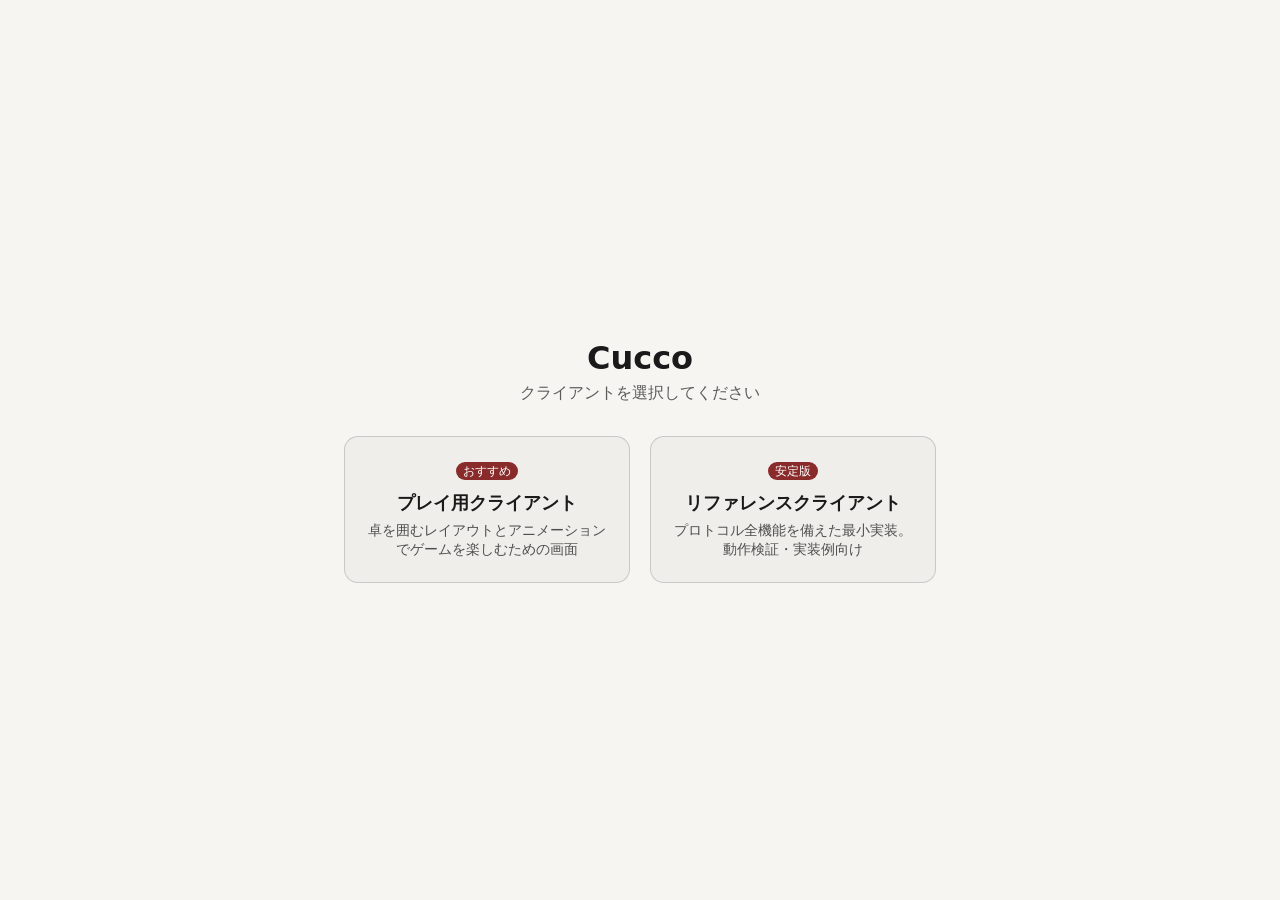
<file: clients/index.html>
<!doctype html>
<html lang="ja">
<head>
  <meta charset="utf-8">
  <meta name="viewport" content="width=device-width, initial-scale=1">
  <title>Cucco クライアント選択</title>
  <style>
    :root {
      color-scheme: light dark;
      font-family: system-ui, "Hiragino Kaku Gothic ProN", "Noto Sans JP", sans-serif;
    }
    body { margin: 0; display: grid; place-items: center; min-height: 100vh; background: #f6f5f2; color: #1a1a1a; }
    @media (prefers-color-scheme: dark) { body { background: #17171a; color: #eee; } }
    main { text-align: center; padding: 2rem; }
    h1 { margin-bottom: 0.2em; }
    p.sub { opacity: 0.7; margin-top: 0; }
    .cards { display: flex; gap: 1.2rem; justify-content: center; flex-wrap: wrap; margin-top: 2rem; }
    a.client {
      display: block; width: 240px; padding: 1.4rem; border-radius: 14px; text-decoration: none;
      color: inherit; border: 1px solid rgba(128,128,128,0.35); transition: transform 0.15s, box-shadow 0.15s;
      background: rgba(128,128,128,0.06);
    }
    a.client:hover { transform: translateY(-3px); box-shadow: 0 6px 18px rgba(0,0,0,0.15); }
    a.client h2 { margin: 0 0 0.4rem; font-size: 1.15rem; }
    a.client p { margin: 0; font-size: 0.9rem; opacity: 0.75; }
    .badge { display: inline-block; font-size: 0.72rem; padding: 0.15em 0.6em; border-radius: 999px; background: #8a2b2b; color: #fff; margin-bottom: 0.6rem; }
  </style>
</head>
<body>
  <main>
    <h1>Cucco</h1>
    <p class="sub">クライアントを選択してください</p>
    <div class="cards">
      <a class="client" id="play-link" href="play/">
        <span class="badge">おすすめ</span>
        <h2>プレイ用クライアント</h2>
        <p>卓を囲むレイアウトとアニメーションでゲームを楽しむための画面</p>
      </a>
      <a class="client" id="web-link" href="web/">
        <span class="badge">安定版</span>
        <h2>リファレンスクライアント</h2>
        <p>プロトコル全機能を備えた最小実装。動作検証・実装例向け</p>
      </a>
    </div>
  </main>
  <script>
    // Keep the shared link's ?ws=... (tunnel host) working: forward the query
    // string to whichever client is chosen.
    const qs = location.search;
    if (qs) {
      for (const a of document.querySelectorAll("a.client")) a.href += qs;
    }
  </script>
</body>
</html>
</file>
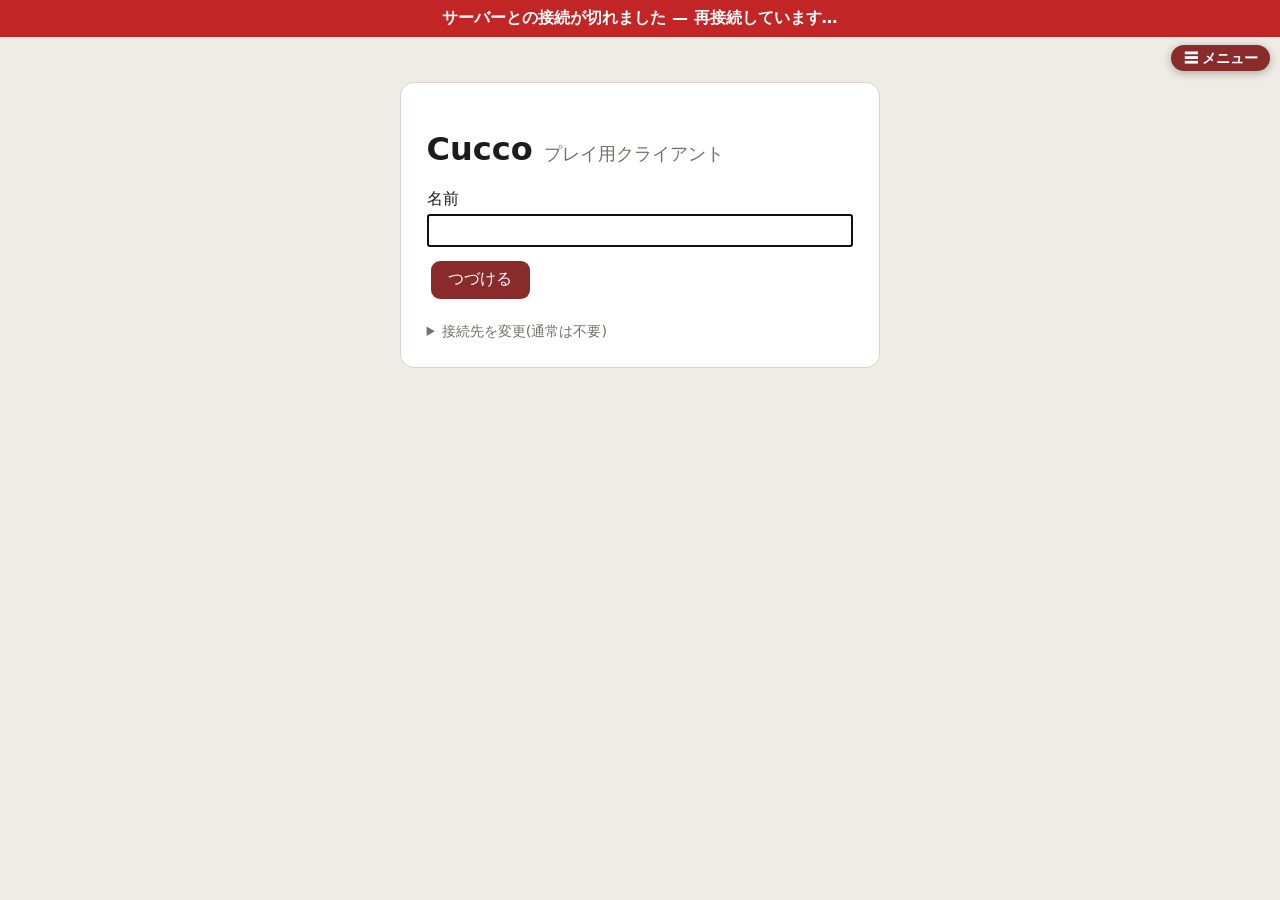
<file: clients/play/index.html>
<!doctype html>
<html lang="ja">
<head>
  <meta charset="utf-8">
  <meta name="viewport" content="width=device-width, initial-scale=1">
  <title>Cucco</title>
  <link rel="stylesheet" href="style.css">
</head>
<body>
  <div id="screen"></div>
  <div id="toast"></div>
  <script type="module" src="src/main.js"></script>
</body>
</html>
</file>
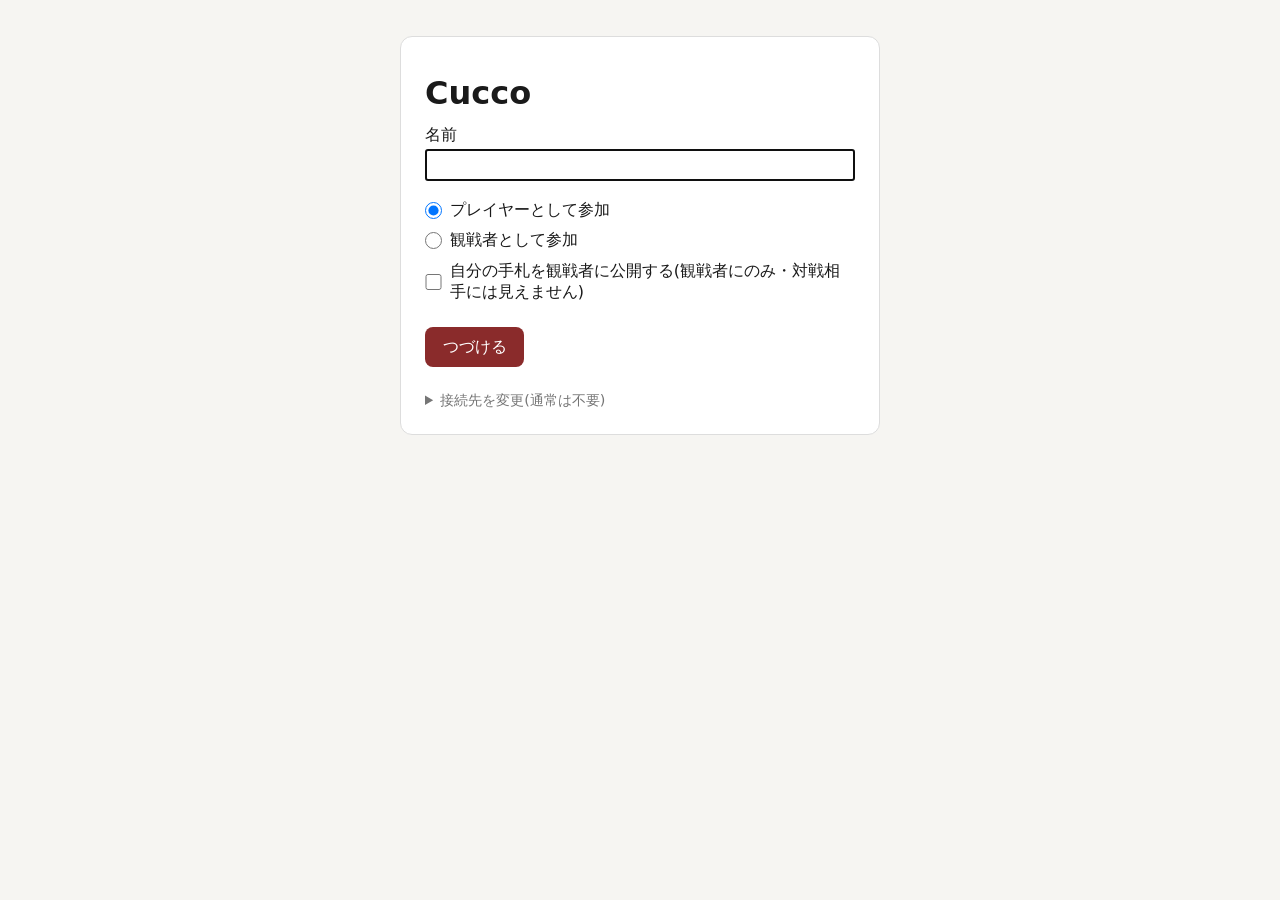
<file: clients/web/index.html>
<!doctype html>
<html lang="ja">
<head>
  <meta charset="utf-8">
  <meta name="viewport" content="width=device-width, initial-scale=1">
  <title>Cucco</title>
  <link rel="stylesheet" href="style.css">
</head>
<body>
  <div id="app"></div>
  <div id="toast"></div>
  <script type="module" src="src/main.js"></script>
</body>
</html>
</file>
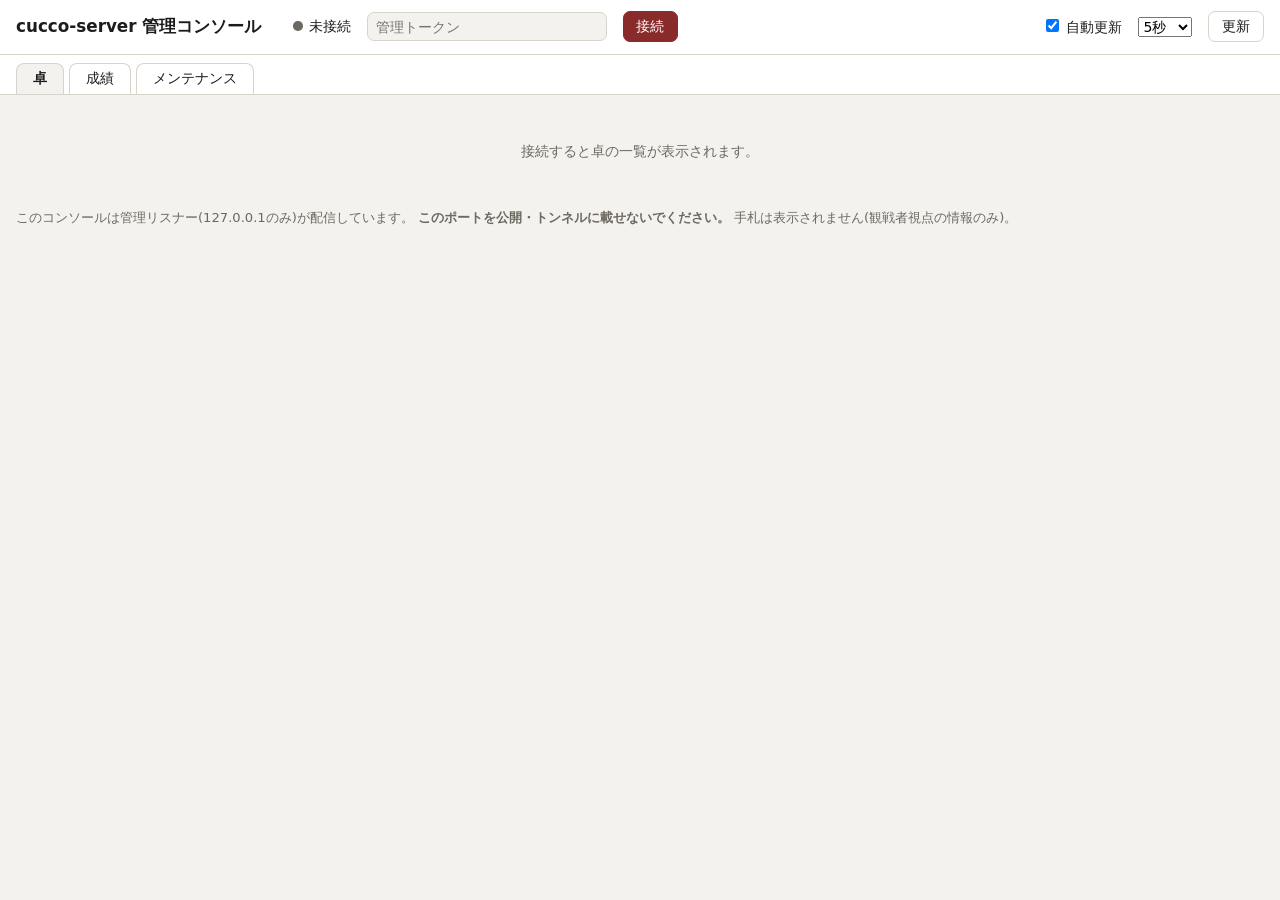
<file: src/cucco/server/admin_console.html>
<!doctype html>
<html lang="ja">
<head>
<meta charset="utf-8">
<meta name="viewport" content="width=device-width, initial-scale=1">
<title>cucco-server 管理コンソール</title>
<style>
  :root {
    color-scheme: light dark;
    --fg: #1c1c1e; --bg: #f4f2ee; --panel: #fff; --border: #d8d4cc;
    --muted: #6d6960; --accent: #8a2b2b; --ok: #1d7a41; --warn: #a86400; --danger: #b3261e;
    font-family: system-ui, "Hiragino Kaku Gothic ProN", "Noto Sans JP", sans-serif;
  }
  @media (prefers-color-scheme: dark) {
    :root { --fg: #ececec; --bg: #17171a; --panel: #232327; --border: #3b3b40;
            --muted: #9a958c; --accent: #c9534f; --ok: #4ec27c; --warn: #d9a13a; --danger: #e5645a; }
  }
  * { box-sizing: border-box; }
  body { margin: 0; background: var(--bg); color: var(--fg); font-size: 14px; }
  header {
    display: flex; flex-wrap: wrap; gap: .6rem 1rem; align-items: center;
    padding: .7rem 1rem; border-bottom: 1px solid var(--border); background: var(--panel);
    position: sticky; top: 0; z-index: 5;
  }
  h1 { font-size: 1.05rem; margin: 0 1rem 0 0; }
  .grow { flex: 1; }
  input, button, select { font: inherit; }
  input[type=password], input[type=text] {
    padding: .35rem .5rem; border: 1px solid var(--border); border-radius: 7px;
    background: var(--bg); color: var(--fg); min-width: 15rem;
  }
  button {
    padding: .35rem .8rem; border: 1px solid var(--border); border-radius: 7px;
    background: var(--panel); color: var(--fg); cursor: pointer;
  }
  button.primary { background: var(--accent); border-color: var(--accent); color: #fff; }
  button.danger { color: var(--danger); border-color: var(--danger); }
  button:disabled { opacity: .5; cursor: default; }
  .dot { width: .6rem; height: .6rem; border-radius: 50%; display: inline-block; margin-right: .35rem; background: var(--muted); }
  .dot.on { background: var(--ok); }
  .dot.off { background: var(--danger); }
  main { padding: 1rem; }
  .msg { padding: .6rem .8rem; border-radius: 8px; margin-bottom: .8rem; border: 1px solid var(--border); background: var(--panel); }
  .msg.error { border-color: var(--danger); color: var(--danger); }
  table { width: 100%; border-collapse: collapse; background: var(--panel); border: 1px solid var(--border); border-radius: 8px; overflow: hidden; }
  th, td { padding: .45rem .6rem; text-align: left; border-bottom: 1px solid var(--border); white-space: nowrap; }
  th { font-size: .82rem; color: var(--muted); font-weight: 600; }
  tr:last-child td { border-bottom: none; }
  td.num { text-align: right; font-variant-numeric: tabular-nums; }
  .room { font-weight: 700; letter-spacing: .06em; }
  .tag { display: inline-block; padding: .05rem .45rem; border-radius: 999px; font-size: .78rem; border: 1px solid var(--border); }
  .tag.live { color: var(--ok); border-color: var(--ok); }
  .tag.idle { color: var(--muted); }
  .tag.eval { color: var(--warn); border-color: var(--warn); }
  .tag.done { color: var(--danger); border-color: var(--danger); }
  .warn { color: var(--warn); }
  .danger { color: var(--danger); }
  .muted { color: var(--muted); }
  .empty { padding: 2rem; text-align: center; color: var(--muted); }
  details.detail { margin-top: 1rem; background: var(--panel); border: 1px solid var(--border); border-radius: 8px; padding: .6rem .8rem; }
  pre { overflow-x: auto; font-size: .8rem; line-height: 1.45; }
  .row-actions { display: flex; gap: .35rem; }
  footer { padding: 0 1rem 2rem; color: var(--muted); font-size: .82rem; }
  nav.tabs { display: flex; gap: .3rem; padding: .5rem 1rem 0; border-bottom: 1px solid var(--border); background: var(--panel); }
  nav.tabs button {
    border: 1px solid var(--border); border-bottom: none; border-radius: 8px 8px 0 0;
    background: transparent; padding: .4rem 1rem;
  }
  nav.tabs button[aria-selected="true"] { background: var(--bg); font-weight: 700; }
  section.panel { margin-bottom: 1.5rem; }
  section.panel h2 { font-size: .95rem; margin: 0 0 .4rem; }
  .cards { display: flex; flex-wrap: wrap; gap: .8rem; margin-bottom: 1rem; }
  .card {
    background: var(--panel); border: 1px solid var(--border); border-radius: 8px;
    padding: .6rem .9rem; min-width: 9rem;
  }
  .card .k { color: var(--muted); font-size: .78rem; }
  .card .v { font-size: 1.15rem; font-weight: 700; font-variant-numeric: tabular-nums; }
  .danger-zone { border: 1px solid var(--danger); border-radius: 8px; padding: .8rem 1rem; background: var(--panel); }
  .danger-zone h2 { color: var(--danger); }
  .form-row { display: flex; flex-wrap: wrap; gap: .5rem; align-items: center; margin: .5rem 0; }
  input[type=number] { width: 6rem; padding: .3rem .4rem; border: 1px solid var(--border); border-radius: 6px; background: var(--bg); color: var(--fg); }
  .hint { color: var(--muted); font-size: .82rem; }
</style>
</head>
<body>
<header>
  <h1>cucco-server 管理コンソール</h1>
  <span><span id="dot" class="dot"></span><span id="conn">未接続</span></span>
  <input id="token" type="password" placeholder="管理トークン" autocomplete="off">
  <button id="connect" class="primary">接続</button>
  <span class="grow"></span>
  <label><input id="auto" type="checkbox" checked> 自動更新</label>
  <select id="interval">
    <option value="2000">2秒</option>
    <option value="5000" selected>5秒</option>
    <option value="15000">15秒</option>
  </select>
  <button id="refresh">更新</button>
</header>

<nav class="tabs">
  <button data-tab="tables" aria-selected="true">卓</button>
  <button data-tab="stats" aria-selected="false">成績</button>
  <button data-tab="maint" aria-selected="false">メンテナンス</button>
</nav>

<main>
  <div id="msg" class="msg" hidden></div>

  <div id="tab-tables">
    <div id="tables"><div class="empty">接続すると卓の一覧が表示されます。</div></div>
    <details class="detail" id="detailBox" hidden>
      <summary>卓の詳細 <span id="detailRoom" class="muted"></span></summary>
      <pre id="detail"></pre>
    </details>
  </div>

  <div id="tab-stats" hidden>
    <div class="form-row">
      <label>集計期間 <select id="periodSel"><option value="current">開催中</option></select></label>
      <button id="statsLoad" class="primary">成績を読み込む</button>
      <span class="hint">表示名には実名が含まれることがあります。画面の共有・保存に注意してください。</span>
    </div>
    <section class="panel"><h2>プレイヤー別の成績 <span id="periodLabel" class="muted"></span></h2><div id="byName"><div class="empty">未読み込み</div></div></section>
    <section class="panel"><h2>内蔵AI方策別の成績</h2><div id="byPolicy"><div class="empty">未読み込み</div></div></section>
    <section class="panel"><h2>直近のゲーム</h2><div id="recent"><div class="empty">未読み込み</div></div></section>
    <section class="panel"><h2>評価モードの実行</h2><div id="evals"><div class="empty">未読み込み</div></div></section>

    <section class="panel" style="margin-top:1.2rem">
      <h2>集計期間の管理</h2>
      <p class="hint">
        「〆る」と開催中の期間が締め切られ、次の期間が始まります。成績表は新しい期間の分だけを数えなおしますが、
        <strong>締めた期間の記録は削除されません</strong> — 上のプルダウンでいつでも見返せます。
      </p>
      <div id="periodList"><div class="empty">未読み込み</div></div>
      <div class="form-row" style="margin-top:.6rem">
        <label>次の期間名 <input type="text" id="nextPeriodName" placeholder="空欄なら「第N期」" maxlength="60" size="24"></label>
        <button class="danger" id="closePeriod">開催中の集計を〆る</button>
      </div>
    </section>
  </div>

  <div id="tab-maint" hidden>
    <div class="form-row"><button id="storageLoad" class="primary">保存状況を読み込む</button></div>
    <div class="cards" id="storage"></div>
    <div class="hint" id="storagePaths"></div>

    <section class="panel danger-zone" style="margin-top:1.2rem">
      <h2>データの削除(取り消せません)</h2>
      <p class="hint">
        削除は元に戻せません。実行前に <code>data/</code> のバックアップを取ってください。
        行動ログは対局のリプレイ用データで、成績DBとは別に増え続けます。
        <strong>期間を区切りたいだけなら「成績」タブの「〆る」を使ってください</strong> — こちらは記録そのものを消します
        (成績の全件削除は集計期間の履歴も消し、新しい第1期から始めなおします)。
      </p>
      <div class="form-row">
        <label><input type="number" id="resultsDays" min="1" value="90"> 日より古い成績を削除</label>
        <button class="danger" id="purgeResultsOld">実行</button>
        <button class="danger" id="purgeResultsAll">成績を全件削除</button>
      </div>
      <div class="form-row">
        <label><input type="number" id="logsDays" min="1" value="30"> 日より古い行動ログを削除</label>
        <button class="danger" id="purgeLogsOld">実行</button>
        <button class="danger" id="purgeLogsAll">行動ログを全件削除</button>
      </div>
    </section>
  </div>
</main>

<footer>
  このコンソールは管理リスナー(127.0.0.1のみ)が配信しています。
  <strong>このポートを公開・トンネルに載せないでください。</strong>
  手札は表示されません(観戦者視点の情報のみ)。
</footer>

<script>
"use strict";
const $ = (id) => document.getElementById(id);
let ws = null, pending = [], timer = null, lastTables = [];

function setConn(state, text) {
  $("dot").className = "dot " + state;
  $("conn").textContent = text;
}
// Action results are "sticky": the periodic refresh must not wipe them, or an
// operator who clicks 中止/削除 can miss the outcome before the next poll.
let stickyMsg = false;
function showMsg(text, isError, sticky) {
  const el = $("msg");
  el.hidden = !text;
  el.textContent = text || "";
  el.className = "msg" + (isError ? " error" : "");
  stickyMsg = Boolean(sticky && text);
}

// One reply per request, delivered in order by the server.
function send(req) {
  return new Promise((resolve, reject) => {
    if (!ws || ws.readyState !== WebSocket.OPEN) return reject(new Error("未接続です"));
    pending.push({ resolve, reject });
    ws.send(JSON.stringify(Object.assign({ token: $("token").value }, req)));
  });
}

function connect() {
  const token = $("token").value.trim();
  if (!token) return showMsg("管理トークンを入力してください(サーバー起動ログ、または --admin-token の値)。", true);
  sessionStorage.setItem("cucco_admin_token", token);
  if (ws) { try { ws.close(); } catch (e) {} }
  setConn("", "接続中…");
  ws = new WebSocket((location.protocol === "https:" ? "wss://" : "ws://") + location.host + "/");
  ws.onopen = () => { setConn("on", "接続済み"); showMsg(""); refresh(); };
  ws.onclose = () => { setConn("off", "切断"); pending.splice(0).forEach((p) => p.reject(new Error("切断されました"))); };
  ws.onerror = () => setConn("off", "接続エラー");
  ws.onmessage = (ev) => {
    const p = pending.shift();
    if (!p) return;
    try { p.resolve(JSON.parse(ev.data)); } catch (e) { p.reject(e); }
  };
}

function fmtAge(sec) {
  if (sec == null) return "—";
  if (sec < 60) return Math.round(sec) + "秒";
  if (sec < 3600) return Math.floor(sec / 60) + "分";
  return Math.floor(sec / 3600) + "時間";
}
function fmtTime(epoch) {
  if (!epoch) return "—";
  const d = new Date(epoch * 1000);
  return String(d.getMonth() + 1).padStart(2, "0") + "/" + String(d.getDate()).padStart(2, "0") + " " +
         String(d.getHours()).padStart(2, "0") + ":" + String(d.getMinutes()).padStart(2, "0");
}
function stateTag(t) {
  if (t.finished) return '<span class="tag done">終了</span>';
  if (t.game_active) return '<span class="tag live">対局中</span>';
  if (t.evaluation_started) return '<span class="tag eval">評価中</span>';
  return '<span class="tag idle">待機</span>';
}
const esc = (s) => String(s).replace(/[&<>"']/g, (c) => ({ "&": "&amp;", "<": "&lt;", ">": "&gt;", '"': "&quot;", "'": "&#39;" }[c]));

// GC removes a table after 10 min with nobody real connected; flag the ones
// heading that way so the operator can tell "about to be swept" from "stuck".
// real_absent_sec is only stamped by the GC sweep, so an empty table reads as
// null until the next sweep -- real_connected is the live truth.
function absentCell(t) {
  if (t.real_connected) return '<span class="muted">在席</span>';
  if (t.real_absent_sec == null) return '<span class="warn">無人(計測中)</span>';
  const cls = t.real_absent_sec >= 300 ? "danger" : "warn";
  return '<span class="' + cls + '">無人 ' + fmtAge(t.real_absent_sec) + "</span>";
}

function renderTables(tables) {
  lastTables = tables;
  if (!tables.length) {
    $("tables").innerHTML = '<div class="empty">卓はありません。</div>';
    return;
  }
  const rows = tables
    .slice()
    .sort((a, b) => (b.real_absent_sec ?? -1) - (a.real_absent_sec ?? -1))
    .map((t) => `<tr>
      <td class="room">${esc(t.room_id)}</td>
      <td>${stateTag(t)}</td>
      <td>${esc(t.mode)}</td>
      <td class="num">${t.players}<span class="muted"> (AI ${t.bots})</span></td>
      <td class="num">${t.humans_connected}</td>
      <td class="num">${t.spectators}</td>
      <td class="num">${t.pot_number}</td>
      <td class="num">${fmtAge(t.idle_sec)}</td>
      <td class="num">${absentCell(t)}</td>
      <td class="muted">${fmtTime(t.created_at)}</td>
      <td><div class="row-actions">
        <button data-act="status" data-room="${esc(t.room_id)}">詳細</button>
        <button class="danger" data-act="abort" data-room="${esc(t.room_id)}">中止</button>
        <button class="danger" data-act="remove" data-room="${esc(t.room_id)}">削除</button>
      </div></td>
    </tr>`).join("");
  $("tables").innerHTML = `<table>
    <thead><tr>
      <th>卓</th><th>状態</th><th>モード</th><th>参加</th><th>接続人間</th><th>観戦</th>
      <th>ポット</th><th>無操作</th><th>無人</th><th>作成</th><th></th>
    </tr></thead><tbody>${rows}</tbody></table>`;
}

async function refresh() {
  try {
    const reply = await send({ action: "list_tables" });
    if (!reply.ok) return showMsg("エラー: " + reply.error, true);
    if (!stickyMsg) showMsg(""); // keep the last action's result visible
    renderTables(reply.tables);
  } catch (e) {
    showMsg(e.message, true);
  }
}

async function act(action, room) {
  const labels = { abort: "中止(進行中のゲームを強制終了)", remove: "削除" };
  if (action !== "status" && !confirm(`卓 ${room} を${labels[action]}します。よろしいですか?`)) return;
  showMsg(""); // drop the previous action's sticky result
  try {
    const reply = await send({ action: action === "status" ? "table_status" : action + "_table", room_id: room });
    if (!reply.ok) return showMsg("エラー: " + reply.error, true, true);
    if (action === "status") {
      $("detailBox").hidden = false;
      $("detailBox").open = true;
      $("detailRoom").textContent = room;
      $("detail").textContent = JSON.stringify(reply, null, 2);
    } else {
      showMsg(`卓 ${room} を${action === "abort" ? "中止" : "削除"}しました。`, false, true);
      if ($("detailRoom").textContent === room) $("detailBox").hidden = true;
    }
    refresh();
  } catch (e) {
    showMsg(e.message, true);
  }
}

$("tables").addEventListener("click", (e) => {
  const btn = e.target.closest("button[data-act]");
  if (btn) act(btn.dataset.act, btn.dataset.room);
});
$("connect").addEventListener("click", connect);
$("token").addEventListener("keydown", (e) => { if (e.key === "Enter") connect(); });
$("refresh").addEventListener("click", refresh);

// -- tabs ----------------------------------------------------------------------
let activeTab = "tables";
document.querySelector("nav.tabs").addEventListener("click", (e) => {
  const btn = e.target.closest("button[data-tab]");
  if (!btn) return;
  activeTab = btn.dataset.tab;
  document.querySelectorAll("nav.tabs button").forEach((b) => b.setAttribute("aria-selected", String(b === btn)));
  ["tables", "stats", "maint"].forEach((t) => { $("tab-" + t).hidden = t !== activeTab; });
  reschedule(); // polling only makes sense on the live table list
});

// -- stats ---------------------------------------------------------------------
function careerTable(rows) {
  if (!rows.length) return '<div class="empty">記録がありません。</div>';
  return `<table><thead><tr>
      <th>名前</th><th>種別</th><th>対局</th><th>勝利</th><th>勝率</th><th>平均順位</th><th>平均チップ</th><th>最終対局</th>
    </tr></thead><tbody>` +
    rows.map((r) => `<tr>
      <td>${esc(r.name)}</td>
      <td class="muted">${esc(r.ai_policy || r.player_type)}</td>
      <td class="num">${r.games}</td><td class="num">${r.wins}</td>
      <td class="num">${r.win_rate.toFixed(3)}</td>
      <td class="num">${r.avg_rank.toFixed(2)}</td>
      <td class="num">${r.avg_chips.toFixed(1)}</td>
      <td class="muted">${esc((r.last_played || "").slice(0, 16).replace("T", " "))}</td>
    </tr>`).join("") + "</tbody></table>";
}

function recentTable(games) {
  if (!games.length) return '<div class="empty">記録がありません。</div>';
  return `<table><thead><tr><th>終了</th><th>卓</th><th>モード</th><th>結果</th></tr></thead><tbody>` +
    games.map((g) => {
      const standings = g.standings
        .map((s) => `${s.final_rank}. ${esc(s.name)}${s.ai_policy ? ' <span class="muted">(' + esc(s.ai_policy) + ")</span>" : ""} ${s.final_chips}枚`)
        .join(" / ");
      return `<tr>
        <td class="muted">${esc((g.game.ended_at || "").slice(0, 16).replace("T", " "))}</td>
        <td class="room">${esc(g.game.table_id)}</td>
        <td class="muted">${esc(g.game.mode)}</td>
        <td style="white-space:normal">${standings}</td>
      </tr>`;
    }).join("") + "</tbody></table>";
}

function evalTable(runs) {
  if (!runs.length) return '<div class="empty">記録がありません。</div>';
  return `<table><thead><tr><th>記録</th><th>卓</th><th>ゲーム数</th><th>プレイヤー(勝率/平均順位)</th></tr></thead><tbody>` +
    runs.map((r) => {
      const players = Object.entries(r.summary.players || {})
        .map(([pid, st]) => `${esc(pid.slice(0, 8))}: ${st.win_rate.toFixed(2)}/${st.avg_rank.toFixed(2)}`)
        .join(" / ");
      return `<tr>
        <td class="muted">${esc((r.recorded_at || "").slice(0, 16).replace("T", " "))}</td>
        <td class="room">${esc(r.table_id)}</td>
        <td class="num">${r.games_played}/${r.game_count}</td>
        <td style="white-space:normal" class="muted">${players}</td>
      </tr>`;
    }).join("") + "</tbody></table>";
}

// -- 集計期間 -------------------------------------------------------------------
// The picker keeps its selection across reloads so that 〆ing, or just
// refreshing, doesn't silently swap which period is on screen.
const spanOf = (p) => `${(p.started_at || "").slice(0, 10)} 〜 ${p.closed_at ? p.closed_at.slice(0, 10) : "開催中"}`;

function fillPeriodSelect(periods) {
  const sel = $("periodSel");
  const keep = sel.value;
  const open = periods.find((p) => !p.closed_at);
  sel.innerHTML =
    `<option value="current">開催中${open ? "(" + esc(open.name) + ")" : ""}</option>` +
    `<option value="all">全期間の通算</option>` +
    periods.filter((p) => p.closed_at)
      .map((p) => `<option value="${p.id}">${esc(p.name)} — ${esc(spanOf(p))} (${p.games}戦)</option>`)
      .join("");
  if ([...sel.options].some((o) => o.value === keep)) sel.value = keep;
}

function periodTable(periods) {
  if (!periods.length) return '<div class="empty">集計期間がありません。</div>';
  return `<table><thead><tr><th>期間</th><th>開始</th><th>終了</th><th>対局</th><th>状態</th></tr></thead><tbody>` +
    periods.map((p) => `<tr>
      <td>${esc(p.name)}</td>
      <td class="muted">${esc((p.started_at || "").slice(0, 16).replace("T", " "))}</td>
      <td class="muted">${p.closed_at ? esc(p.closed_at.slice(0, 16).replace("T", " ")) : "—"}</td>
      <td class="num">${p.games}</td>
      <td>${p.closed_at ? '<span class="muted">〆済み</span>' : "<strong>開催中</strong>"}</td>
    </tr>`).join("") + "</tbody></table>";
}

async function loadStats() {
  try {
    const period = $("periodSel").value;
    const overview = await send({ action: "stats_overview", period });
    if (!overview.ok) return showMsg("エラー: " + overview.error, true, true);
    fillPeriodSelect(overview.periods);
    $("periodList").innerHTML = periodTable(overview.periods);
    const shown = overview.periods.find((p) => p.id === overview.period_id);
    $("periodLabel").textContent = overview.period_id == null
      ? "(全期間の通算)"
      : shown ? `(${shown.name} / ${spanOf(shown)})` : "";
    $("byName").innerHTML = careerTable(overview.by_name);
    $("byPolicy").innerHTML = careerTable(overview.by_policy);
    const recent = await send({ action: "stats_recent", limit: 20, period });
    if (recent.ok) $("recent").innerHTML = recentTable(recent.games);
    const evals = await send({ action: "stats_evaluations", limit: 10, period });
    if (evals.ok) $("evals").innerHTML = evalTable(evals.runs);
    if (!stickyMsg) showMsg(""); // a reload triggered by 〆る must not eat its own result
  } catch (e) { showMsg(e.message, true); }
}
$("statsLoad").addEventListener("click", loadStats);
$("periodSel").addEventListener("change", loadStats);

// Closing a period is reversible in the sense that nothing is deleted, but it
// does start a new aggregation for everyone -- confirm before sending.
$("closePeriod").addEventListener("click", async () => {
  const next = $("nextPeriodName").value.trim();
  if (!confirm(`開催中の集計を〆て、次の期間${next ? "「" + next + "」" : ""}を開始します。\nこれまでの記録は削除されず、成績表が新しい期間の分に切り替わります。よろしいですか?`)) return;
  showMsg("");
  try {
    const reply = await send({ action: "close_period", next_name: next || null });
    if (!reply.ok) return showMsg("エラー: " + reply.error, true, true);
    $("nextPeriodName").value = "";
    $("periodSel").value = "current";
    showMsg(`「${reply.closed.name}」を〆ました(${reply.closed.games}戦)。今後の成績は「${reply.opened.name}」に記録されます。`, false, true);
    loadStats();
  } catch (e) { showMsg(e.message, true); }
});

// -- maintenance ---------------------------------------------------------------
const fmtBytes = (n) => (n >= 1 << 30 ? (n / (1 << 30)).toFixed(1) + " GB"
  : n >= 1 << 20 ? (n / (1 << 20)).toFixed(1) + " MB"
  : n >= 1 << 10 ? (n / (1 << 10)).toFixed(1) + " KB" : n + " B");

async function loadStorage() {
  try {
    const reply = await send({ action: "storage_info" });
    if (!reply.ok) return showMsg("エラー: " + reply.error, true, true);
    const s = reply.storage;
    const card = (k, v) => `<div class="card"><div class="k">${k}</div><div class="v">${v}</div></div>`;
    $("storage").innerHTML =
      card("ゲーム記録", s.games) + card("参加記録", s.participants) +
      card("評価モード", s.evaluation_summaries) + card("DBサイズ", fmtBytes(s.db_bytes)) +
      card("行動ログ", s.action_log_files + " 件") + card("ログ容量", fmtBytes(s.action_log_bytes));
    $("storagePaths").innerHTML =
      (s.current_period ? `開催中の集計期間: <strong>${esc(s.current_period.name)}</strong>` +
        ` (${esc((s.current_period.started_at || "").slice(0, 16).replace("T", " "))}〜 / ${s.current_period_games}戦` +
        ` / 全${s.periods}期)<br>` : "") +
      `DB: <code>${esc(s.db_path)}</code> / 行動ログ: <code>${esc(s.action_log_dir || "(なし)")}</code>` +
      (s.oldest_game ? `<br>最古の記録: ${esc(s.oldest_game.slice(0, 16).replace("T", " "))} / 最新: ${esc((s.newest_game || "").slice(0, 16).replace("T", " "))}` : "");
    if (!stickyMsg) showMsg(""); // ditto for the reload a purge does on completion
  } catch (e) { showMsg(e.message, true); }
}
$("storageLoad").addEventListener("click", loadStorage);

// Deleting research data is irreversible: a plain confirm for the dated purge,
// and a typed confirmation for "everything".
async function purge(action, days, label) {
  if (days == null) {
    if (prompt(`${label}を全件削除します。取り消せません。\n実行するには「削除」と入力してください。`) !== "削除") return;
  } else if (!confirm(`${days}日より古い${label}を削除します。取り消せません。よろしいですか?`)) {
    return;
  }
  showMsg("");
  try {
    const req = { action };
    if (days != null) req.before_days = days;
    const reply = await send(req);
    if (!reply.ok) return showMsg("エラー: " + reply.error, true, true);
    const done = reply.deleted
      ? `成績を削除しました(ゲーム${reply.deleted.games}件・参加${reply.deleted.participants}件・評価${reply.deleted.evaluation_summaries}件)。`
      : `行動ログを削除しました(${reply.removed_files}件・${fmtBytes(reply.freed_bytes)})。`;
    showMsg(done, false, true);
    loadStorage();
  } catch (e) { showMsg(e.message, true); }
}
const daysOf = (id) => Math.max(1, Number($(id).value) || 1);
$("purgeResultsOld").addEventListener("click", () => purge("purge_results", daysOf("resultsDays"), "成績"));
$("purgeResultsAll").addEventListener("click", () => purge("purge_results", null, "成績"));
$("purgeLogsOld").addEventListener("click", () => purge("purge_action_logs", daysOf("logsDays"), "行動ログ"));
$("purgeLogsAll").addEventListener("click", () => purge("purge_action_logs", null, "行動ログ"));

function reschedule() {
  clearInterval(timer);
  if ($("auto").checked && activeTab === "tables") {
    timer = setInterval(() => { if (ws && ws.readyState === WebSocket.OPEN) refresh(); }, Number($("interval").value));
  }
}
$("auto").addEventListener("change", reschedule);
$("interval").addEventListener("change", reschedule);
reschedule();

// Token is never embedded by the server -- it stays a real gate. Remembered
// per browser session only, so closing the tab forgets it.
const saved = sessionStorage.getItem("cucco_admin_token");
if (saved) { $("token").value = saved; connect(); }
</script>
</body>
</html>
</file>
<file: clients/play/style.css>
:root {
  color-scheme: light dark;
  --fg: #1c1c1e;
  --bg: #efece6;
  --panel-bg: #ffffff;
  --border: #d8d4cc;
  --accent: #8a2b2b;
  --accent-fg: #fff;
  --muted: #767066;
  --urgent: #c22525;
  --felt: radial-gradient(ellipse at 50% 42%, #2e7d4f 0%, #1d5c38 62%, #14432a 100%);
  --felt-rim: #0f3520;
  --card-bg: #fdfcf8;
  /* Layered back: center medallion ring over a translucent lattice over the
     opaque diagonal stripes. CSS-only, so deck/slots/ghosts share it free. */
  --card-back:
    radial-gradient(circle at 50% 50%, transparent 0 26%, rgba(255,255,255,0.22) 27% 31%, transparent 32%),
    repeating-linear-gradient(-45deg, rgba(255,255,255,0.06) 0 6px, transparent 6px 12px),
    repeating-linear-gradient(45deg, #7a2727 0 6px, #6a1f1f 6px 12px);
  font-family: system-ui, "Hiragino Kaku Gothic ProN", "Noto Sans JP", sans-serif;
}
@media (prefers-color-scheme: dark) {
  :root {
    --fg: #ececec;
    --bg: #141416;
    --panel-bg: #232327;
    --border: #3b3b40;
    --accent: #c9534f;
    --muted: #9a958c;
    --card-bg: #f4f1e8;
  }
}

* { box-sizing: border-box; }
body { margin: 0; background: var(--bg); color: var(--fg); }
button {
  padding: 0.55rem 1.1rem; margin: 0.25rem; border: none; border-radius: 9px;
  background: var(--accent); color: var(--accent-fg); cursor: pointer; font-size: 1rem;
}
button.secondary { background: transparent; color: var(--fg); border: 1px solid var(--border); }
/* クク is the rare, deal-ending call -- make its inline button unmistakable. */
button.cucco-btn { background: #b8860b; color: #fff; font-weight: 700; }
button:disabled { opacity: 0.5; cursor: default; }
.muted { color: var(--muted); }
.error { color: var(--urgent); }

/* -- lobby / waiting panels (visual language shared with the reference) -- */
.panel {
  max-width: 480px; margin: 5vh auto; padding: 1.6rem;
  background: var(--panel-bg); border: 1px solid var(--border); border-radius: 14px;
}
.panel h1 .sub { font-size: 0.55em; color: var(--muted); font-weight: normal; }
form label { display: block; margin: 0.6rem 0; }
input, select { width: 100%; padding: 0.45rem; margin-top: 0.2rem; }
/* Checkboxes and radios have to escape the full-width rule above. Stretched
   to 100% they detach from their own label text -- the box ends up on its own
   line with the words offset beside or under it. Lay those labels out as a
   row so control and text sit on one line, and the whole label is one
   comfortable tap target. */
input[type="checkbox"], input[type="radio"] {
  width: 1.05rem; height: 1.05rem; flex: none;
  margin: 0; padding: 0; accent-color: var(--accent);
}
form label:has(> input[type="checkbox"]), form label:has(> input[type="radio"]) {
  display: flex; align-items: center; gap: 0.5rem; cursor: pointer;
}
fieldset { border: none; padding: 0; margin: 0.6rem 0; }
.callout { border: 1px solid var(--border); border-radius: 10px; padding: 0.8rem; margin: 0.8rem 0; }
.room-id { font-size: 1.3em; letter-spacing: 0.12em; }
.seat-list { list-style: none; padding: 0; }
.seat-list li { padding: 0.3rem 0; }
.ws-host-details { margin-top: 1.2rem; font-size: 0.9em; }
.ws-host-details summary { cursor: pointer; color: var(--muted); }

/* Invite links: the URL stays visible in a read-only field (selectable even if
   the clipboard API is refused) with the copy button beside it. */
.invite-details { margin-top: 1.2rem; font-size: 0.9em; }
.invite-details summary { cursor: pointer; color: var(--muted); }
.invite-block { margin: 0.7rem 0 0; }
.invite-block > label { display: block; font-size: 0.85rem; color: var(--muted); }
.invite-row { display: flex; gap: 0.4rem; align-items: center; }
.invite-url, .invite-host {
  font-family: ui-monospace, SFMono-Regular, Menlo, monospace; font-size: 0.8rem;
}
.invite-url { flex: 1; min-width: 0; margin-top: 0.2rem; }
.invite-row button { flex: none; }
.invite-hint { margin: 0.3rem 0 0; font-size: 0.8rem; }
.invite-hint + label { margin-top: 0.6rem; } /* keep the next field's label off the hint above it */
.invite-status { margin: 0.2rem 0 0; min-height: 1.1em; font-size: 0.8rem; color: var(--accent); }

/* AI seat steppers: label on the left, [− n +] on the right. Touch-sized
   buttons (no native number spinner) with a fixed-width readout so the row
   never reflows as the count changes. */
.ai-row {
  display: flex; align-items: center; justify-content: space-between; gap: 0.6rem;
  margin: 0.35rem 0;
}
.ai-label { font-size: 0.9rem; }
.stepper { display: flex; align-items: center; gap: 0.35rem; flex: none; }
.stepper .step-btn {
  width: 2.2rem; min-height: 2.2rem; padding: 0; flex: none;
  font-size: 1.1rem; font-weight: 700; line-height: 1; border-radius: 8px;
}
.stepper .step-btn:disabled { opacity: 0.35; cursor: default; }
.ai-readout { min-width: 1.6rem; text-align: center; font-weight: 700; font-variant-numeric: tabular-nums; }
.ai-total { margin: 0.5rem 0 0; font-size: 0.9rem; }

/* -- play screen ------------------------------------------------------------ */
/* 100dvh (with a vh fallback) so mobile browser chrome never clips the dock. */
.play-root {
  display: flex; flex-direction: column;
  height: 100vh; height: 100dvh;
  /* 切断バナーは本文の流れの中にあり、画面をその分押し下げる。差し引かないと
     下端のドック(カンビオ/ノンカンビオ)が画面外へ出てしまう。 */
  max-height: calc(100dvh - var(--conn-banner-h, 0px));
}
.play-header {
  display: flex; justify-content: flex-start; gap: 1rem; align-items: baseline;
  flex-wrap: wrap;
  padding: 0.45rem 1rem;
  /* 右上は畳まれたツールメニュー(☰)のもの。開いたときはその下に降りるので、
     空けておくのはボタン一つ分でよい。 */
  padding-right: 8rem;
  font-weight: 600; font-size: 0.95rem;
}
#scene-wrap { flex: 1; position: relative; min-height: 0; display: flex; flex-direction: column; }
#scene-holder { flex: 1; position: relative; min-height: 0; }

/* Progress message (bottom-left) + own-card effect (bottom-right) float over
   the felt's unused corners, flanking my seat and the dock. Translucent so
   the table stays visible even where they brush the ellipse. */
#status-holder, #hand-info-holder {
  position: absolute; bottom: 0.4rem; max-width: 30%; z-index: 5;
}
#status-holder { left: 0.6rem; }
#hand-info-holder { right: 0.6rem; }
.status-line, .hand-info {
  padding: 0.4rem 0.7rem; border-radius: 10px; font-size: 0.9rem;
  background: rgba(255, 255, 255, 0.75); backdrop-filter: blur(2px);
  border: 1px solid var(--border);
}
@media (prefers-color-scheme: dark) {
  .status-line, .hand-info { background: rgba(35, 35, 39, 0.75); }
}
.status-line.mine { border-color: var(--urgent); color: var(--urgent); font-weight: 700; animation: pulse 1.2s infinite; }
.hand-info { color: var(--muted); font-size: 0.82rem; }
.hand-info strong { color: var(--fg); }
.hand-info-inline { font-size: 0.9rem; margin-top: 0.4rem; }
.felt {
  position: absolute; inset: 2% 3%;
  background: var(--felt);
  border-radius: 48% / 42%;
  box-shadow: inset 0 0 0 10px var(--felt-rim), inset 0 0 60px rgba(0,0,0,0.45), 0 12px 30px rgba(0,0,0,0.35);
}
.seat-layer { position: absolute; inset: 0; }

/* Deck (with the pot under it) dead centre, discard in its own area BELOW.
   Laying the discard out beside the deck pushed the deck off to one side --
   on a narrow portrait screen it ended up nearer the left-hand seats than the
   middle of the felt, which is the thing the centre pile is supposed to
   anchor. Stacking keeps the deck on the felt's axis at every width. */
/* Both sizes come from the scene layer, which measures the seats first and
   hands the middle whatever rectangle is genuinely free (scene/table.js
   fitCenter). The values here are only the pre-measurement fallback. */
.center {
  position: absolute; left: 50%; top: 50%; transform: translate(-50%, -50%);
  display: flex; flex-direction: column; align-items: center; gap: 0.7rem;
  width: var(--center-w, min(66vw, 340px));
  max-height: var(--center-h, 60%);
}
.pile-area { display: flex; flex-direction: column; align-items: center; gap: 0.8rem; }
.pile-area > * { display: flex; align-items: center; gap: 0.5rem; }
.deck { position: relative; }
.deck-count, .pot-count { color: #fff; font-weight: 700; text-shadow: 0 1px 3px rgba(0,0,0,0.6); }
.pot-stack { font-size: 1.5rem; }
/* The discard is a bounded box: its contents (grouped chips, or the pile's
   top card) wrap INSIDE it instead of spilling across the felt.
   It fills the width its parent was given and takes whatever height the deck
   and pot leave -- the sizing itself is measured, not guessed at from vw/vh.
   Guessing is what put it on top of the seats on a phone with a full table:
   the box was a share of the viewport, which says nothing about how much room
   eight players have left in the middle. */
.discard {
  width: 100%; flex: 0 1 auto; min-height: 0;
  display: flex; flex-wrap: wrap; gap: 0.25rem; justify-content: center; align-content: flex-start;
  overflow-y: auto; padding: 0.4rem 0.5rem;
  background: rgba(0, 0, 0, 0.22); border: 1px solid rgba(255, 255, 255, 0.16); border-radius: 12px;
}
.discard:empty::before { content: "捨て札"; color: #9db3a6; font-size: 0.72rem; margin: auto; }
/* 枠の中でスクロールしても枚数だけは残す。狭い画面では中身が数行ぶん隠れるので、
   「まだあるのか」が分かる手がかりが消えてはいけない。 */
.discard-title {
  position: sticky; top: 0; z-index: 1;
  width: 100%; text-align: center; color: #d9e8dd; font-size: 0.75rem; margin-bottom: 0.1rem;
  background: rgba(0, 0, 0, 0.35); border-radius: 6px;
}
.discard-chip {
  background: rgba(255,255,255,0.92); color: #222; border-radius: 6px;
  padding: 0.1rem 0.45rem; font-size: 0.85rem; font-weight: 600;
}
/* Pile mode: the top card sits on a hinted stack of face-down edges. */
.discard-pile-top { position: relative; }
.discard-pile-top .card { position: relative; z-index: 1; }
.discard-pile-top::before, .discard-pile-top::after {
  content: ""; position: absolute; inset: 0; border-radius: 7px;
  background: rgba(0, 0, 0, 0.25);
}
.discard-pile-top::before { transform: translate(3px, 3px); }
.discard-pile-top::after { transform: translate(6px, 6px); z-index: -1; }

/* -- seats -- */
/* --seat-scale is set by scene/table.js: 1 when the ring has room for everyone
   at full size, smaller as the table fills up, floored where the names stop
   being readable. Scaling the whole seat (rather than each part) keeps the
   card, the plate and the chip count in proportion. */
.player-seat {
  position: absolute; transform: translate(-50%, -50%) scale(var(--seat-scale, 1));
  display: flex; flex-direction: column; align-items: center; gap: 0.18rem;
  width: 108px; text-align: center;
}
.name-plate {
  background: rgba(0,0,0,0.55); color: #fff; border-radius: 999px;
  padding: 0.12rem 0.7rem; font-size: 0.85rem; max-width: 100%;
  overflow: hidden; text-overflow: ellipsis; white-space: nowrap;
}
.chip-count { color: #ffe9a8; font-size: 0.8rem; font-weight: 700; text-shadow: 0 1px 2px rgba(0,0,0,0.7); }
.chip-count::before { content: "🪙 "; }
.seat-badges { color: #ffb0b0; font-size: 0.72rem; font-weight: 700; text-shadow: 0 1px 2px rgba(0,0,0,0.8); min-height: 0.9em; }
.player-seat.is-out { opacity: 0.5; }
.player-seat.is-disqualified .name-plate { text-decoration: line-through; }
.player-seat.is-disconnected .name-plate { border: 1px dashed #ffb0b0; }

.turn-ring {
  position: absolute; inset: -8px; border-radius: 14px; pointer-events: none;
  border: 3px solid transparent;
}
.player-seat.is-turn .turn-ring { border-color: #ffd75e; box-shadow: 0 0 14px #ffd75e88; animation: pulse 1.2s infinite; }

/* -- cards -- */
/* The card interior is always light (--card-bg stays cream in dark mode),
   so every ink inside a face is a fixed dark value -- never var(--fg). */
.card {
  width: 54px; height: 76px; border-radius: 7px;
  box-shadow: 0 2px 6px rgba(0,0,0,0.4);
}
/* min-width, not just min-height: an empty slot must keep a card's footprint.
   A flex box with no children measures zero-width, and fly() treats a
   zero-width target as "nothing to animate" -- so between deals (slots
   emptied by the discard sweep) the whole deal-out flight would silently
   vanish. Holding the footprint also keeps the seat from reflowing every
   time a card leaves it. */
.card-slot { min-height: 80px; min-width: 54px; display: flex; justify-content: center; }
.card-back {
  background: var(--card-back); border: 2px solid #f2e8d8;
  box-shadow: inset 0 0 0 3px rgba(255,255,255,0.22), 0 2px 6px rgba(0,0,0,0.4);
}
.card-face {
  background: var(--card-bg); color: #1c1c1e; border: 1px solid #bbb;
  display: flex; flex-direction: column; align-items: center; justify-content: center;
  gap: 1px; font-weight: 800; font-size: 1.05rem; padding: 3px 2px 2px;
  position: relative; overflow: hidden;
}
/* Fixed dark red (not var(--accent)): the dark theme's lighter accent would
   be low-contrast on the always-cream card interior. */
.card-face.special { color: #7a2626; border-color: var(--accent); }
.card-face .elevated {
  position: absolute; top: 1px; right: 3px;
  font-size: 0.55rem; color: #7c5a06; /* darker gold: tiny text needs the contrast */
}
.card-art {
  flex: 1; min-height: 0; display: flex; align-items: center; justify-content: center;
  transition: transform 0.15s ease;
}
.card-art--num {
  font-family: Georgia, "Times New Roman", serif;
  font-weight: 700; font-size: 1.25rem; letter-spacing: -0.02em;
}
.card-art--icon svg { width: 30px; height: 30px; display: block; }
.card-art--cucco { color: #b8860b; }
.card-caption {
  font-size: 0.62rem; font-weight: 700; letter-spacing: 0.02em;
  opacity: 0.85; white-space: nowrap;
}

/* Micro-interactions live on the inner .card-art only -- the WAAPI effects
   (flipReveal / effectMotion) own transforms on .card-face itself, and the
   flight ghosts are outside .card-slot so none of this ever hits them. */
@media (hover: hover) {
  .card-slot .card-face:hover .card-art { transform: translateY(-2px) scale(1.08); }
}
/* Tap feedback only on my own card -- opponents' cards aren't tappable, so
   a press reaction there would imply an affordance that doesn't exist. */
.player-seat.is-me .card-slot .card-face:active .card-art { transform: scale(0.92); }
/* Idle sheen sweep on my own card: background animation on a ::after, so it
   composites under any transform the animation engine applies. */
.player-seat.is-me .card-face::after {
  content: ""; position: absolute; inset: 0; border-radius: inherit; pointer-events: none;
  background: linear-gradient(115deg, transparent 30%, rgba(255,255,255,0.4) 50%, transparent 70%);
  background-size: 250% 100%; background-position: 130% 0; background-repeat: no-repeat;
  animation: card-sheen 6s ease-in-out infinite;
}
@keyframes card-sheen {
  0%, 72% { background-position: 130% 0; }
  88%, 100% { background-position: -60% 0; }
}
/* My own card reads slightly larger than the ring. */
.player-seat.is-me .card { width: 60px; height: 84px; }
.player-seat.is-me .card-slot { min-height: 88px; min-width: 60px; }
/* Belt and braces: never let ambient transitions/animations run on clones. */
.fly-ghost .card, .fly-ghost .card * { transition: none !important; animation: none !important; }
@media (prefers-reduced-motion: reduce) {
  .card-art { transition: none; }
  .player-seat.is-me .card-face::after { animation: none; }
}

/* -- dock / log / modals -- */
#dock-holder {
  min-height: 64px; display: flex; align-items: center; justify-content: center; gap: 0.6rem;
  padding: 0.4rem;
}
.dock-timer { font-weight: 800; color: var(--urgent); font-size: 1.1rem; min-width: 3.2em; text-align: right; }
/* Why the turn buttons are greyed out for a moment (the deal is still being
   dealt on screen). Muted and small -- it is a note, not an alert. */
.dock-wait { color: var(--muted); font-size: 0.85rem; }

#log-holder { padding: 0 0.8rem 0.6rem; }
.log-drawer summary { cursor: pointer; color: var(--muted); font-size: 0.9rem; }
.log-drawer ul {
  list-style: none; margin: 0.3rem 0 0; padding: 0.4rem 0.7rem; max-height: 160px; overflow-y: auto;
  background: var(--panel-bg); border: 1px solid var(--border); border-radius: 8px; font-size: 0.85rem;
}
.log-drawer li { padding: 0.12rem 0; border-bottom: 1px solid var(--border); }

.modal-overlay {
  position: fixed; inset: 0; background: rgba(0,0,0,0.55);
  display: flex; align-items: center; justify-content: center; z-index: 20;
}
.modal {
  background: var(--panel-bg); border-radius: 14px; padding: 1.4rem;
  max-width: 380px; width: 92%; text-align: center;
}
.modal.wide { max-width: 620px; text-align: left; }
.modal-card { display: flex; justify-content: center; margin: 0.5rem 0 0.2rem; }
.modal.result {
  background: rgba(255, 255, 255, 0.6); backdrop-filter: blur(4px);
}
@media (prefers-color-scheme: dark) {
  .modal.result { background: rgba(35, 35, 39, 0.6); }
}
.modal-overlay:has(.modal.result) { background: rgba(0, 0, 0, 0.15); }
.modal.wide .countdown, .modal.wide button { display: block; margin-left: auto; margin-right: auto; text-align: center; }
.modal.urgent { border: 3px solid var(--urgent); animation: pulse 1s infinite; }
.countdown { font-size: 1.3rem; font-weight: 800; color: var(--urgent); }
.ranking { font-size: 1.05rem; }

.summary-scroll { overflow-x: auto; }
.deal-summary { width: 100%; border-collapse: collapse; font-size: 0.92rem; }
.deal-summary th, .deal-summary td { padding: 0.3rem 0.55rem; text-align: left; border-bottom: 1px solid var(--border); white-space: nowrap; }
.deal-summary td.c { font-weight: 700; }
.deal-summary tr.loser td { color: var(--urgent); }

/* -- animation layer -- */
.fly-ghost { position: fixed; z-index: 15; pointer-events: none; }
/* A card in flight is the same card that will land in the seat, so it wears
   the same shrink a crowded table applies to the seats (--seat-scale). Sized
   rather than transformed: fly() animates the ghost's own transform, and
   measures this element to centre it on the slot. */
.fly-ghost .card {
  width: calc(54px * var(--seat-scale, 1));
  height: calc(76px * var(--seat-scale, 1));
}
.chip-ghost { font-size: 1.6rem; filter: drop-shadow(0 2px 4px rgba(0,0,0,0.5)); }

.fx-banner {
  position: fixed; left: 50%; top: 42%; transform: translate(-50%, -50%);
  z-index: 18; pointer-events: none;
  padding: 0.6rem 1.6rem; border-radius: 12px;
  font-size: 1.5rem; font-weight: 800; letter-spacing: 0.04em;
  background: rgba(0,0,0,0.75); color: #fff;
  text-shadow: 0 2px 6px rgba(0,0,0,0.6);
}
.fx-banner.warn { background: rgba(140, 90, 0, 0.85); }
.fx-banner.danger { background: rgba(160, 24, 24, 0.88); }
.fx-banner.cucco { background: rgba(120, 20, 20, 0.92); font-size: 2rem; border: 2px solid #ffd75e; }

/* メッセージ確認モード: the same banner as a modal card with a 確認 button.
   Below .modal-overlay (z-20) so real decision modals always win. */
.fx-confirm-overlay {
  position: fixed; inset: 0; z-index: 19;
  background: rgba(0, 0, 0, 0.35);
  display: flex; align-items: center; justify-content: center;
}
.fx-banner.confirm {
  position: static; transform: none; pointer-events: auto;
  display: flex; flex-direction: column; align-items: center; gap: 0.8rem;
  max-width: min(30rem, 90vw); text-align: center;
}
.fx-confirm-btn {
  font-size: 1rem; font-weight: 700; padding: 0.45rem 2.2rem;
  background: #fff; color: #222; border-radius: 999px;
}
#confirm-toggle {
  background: var(--accent); border: 1px solid var(--accent); color: var(--accent-fg);
}
#confirm-toggle.off { background: var(--panel-bg); color: var(--muted); border-color: var(--border); }
/* 最小 sits between off and full -- a muted-gold to read as "partial". */
#confirm-toggle[data-mode="min"] { background: #b8860b; border-color: #b8860b; color: #fff; }
#auto-continue-toggle {
  background: var(--accent); border: 1px solid var(--accent); color: var(--accent-fg);
}
#auto-continue-toggle.off { background: var(--panel-bg); color: var(--muted); border-color: var(--border); }

/* 切断バナー。画面の一番上に居座るので、上端に貼り付いている物 -- ツール
   ボタン(固定配置)とトースト -- はバナーの高さぶん下がる。バナーは折り返す
   ことがあるので高さは決め打ちにせず、出したときに実測して
   --conn-banner-h に入れている(main.js prependConnBanner)。 */
.conn-banner {
  position: sticky; top: 0; z-index: 30; padding: 0.5rem 1rem; text-align: center;
  font-weight: 700; color: #fff; background: var(--urgent);
}

/* Anchored to the TOP, not the bottom: the bottom strip (dock + log drawer) is
   reserved for the action buttons -- see the popup rules in the mobile block.
   A bottom toast landed straight on カンビオ/ノンカンビオ, which is exactly
   when the 子供の時間 auto-continue message fires. Sliding down from the top
   keeps it clear of every button at any dock height. */
#toast {
  position: fixed; left: 50%; top: calc(3.2rem + var(--conn-banner-h, 0px)); transform: translate(-50%, -20px);
  background: var(--fg); color: var(--bg); padding: 0.6rem 1.2rem; border-radius: 9px;
  max-width: min(90vw, 34rem); text-align: center;
  opacity: 0; pointer-events: none; transition: opacity 0.2s, transform 0.2s; z-index: 40;
}
#toast.visible { opacity: 0.95; transform: translate(-50%, 0); }

/* One fixed toolbar (top-right) for the always-available controls, so they
   form a single group and never sit on top of the header's pot counter
   (the header reserves this corner via padding-right). */
/* 畳んだ状態では ☰ だけが出ている。開くとその下にボタンが縦に並ぶ
   (横に並べると結局スマホの幅を使い切るため)。 */
#tool-bar {
  position: fixed; top: calc(0.5rem + var(--conn-banner-h, 0px)); right: 0.6rem; z-index: 35;
  display: flex; flex-direction: column; align-items: flex-end; gap: 0.35rem;
}
#tool-cluster {
  display: flex; flex-direction: column; align-items: stretch; gap: 0.3rem;
  padding: 0.4rem; border-radius: 12px;
  background: var(--panel-bg); border: 1px solid var(--border);
  box-shadow: 0 6px 20px rgba(0, 0, 0, 0.35);
  max-height: 70vh; overflow-y: auto;
}
#tool-cluster[hidden] { display: none; }
#tool-menu-toggle {
  padding: 0.35rem 0.8rem; margin: 0; border-radius: 999px;
  font-size: 0.9rem; font-weight: 700; line-height: 1;
  box-shadow: 0 2px 8px rgba(0, 0, 0, 0.3);
}
#tool-menu-toggle.open { outline: 2px solid #ffd75e; }
#tool-cluster button {
  padding: 0.45rem 0.8rem; margin: 0;
  border-radius: 9px; font-size: 0.85rem; font-weight: 700; line-height: 1.2;
  white-space: nowrap; text-align: left;
}
#sound-toggle {
  background: var(--accent); border: 1px solid var(--accent); color: var(--accent-fg);
}
#sound-toggle.off { background: var(--panel-bg); color: var(--muted); border-color: var(--border); }
#card-reference-btn {
  background: var(--panel-bg); border: 1px solid var(--border); color: var(--fg);
}
.card-reference-overlay[hidden] { display: none; }
.card-ref-list { max-height: 60vh; overflow-y: auto; margin: 0.8rem 0; padding-right: 0.3rem; }
.card-ref-item { padding: 0.6rem 0; border-bottom: 1px solid var(--border); }
.card-ref-item:last-child { border-bottom: none; }
.card-ref-head { display: flex; gap: 0.7rem; align-items: flex-start; }
.card-ref-thumbs { display: flex; flex-wrap: wrap; gap: 0.25rem; flex-shrink: 0; }
/* Mini faces: explicit small sizes (not transform scale) so layout is honest. */
.card-ref-thumbs .card { width: 40px; height: 56px; box-shadow: 0 1px 3px rgba(0,0,0,0.3); }
.card-ref-thumbs .card-art--icon svg { width: 22px; height: 22px; }
.card-ref-thumbs .card-art--num { font-size: 0.95rem; }
.card-ref-thumbs .card-caption { font-size: 0.5rem; }
.card-ref-name { font-weight: 800; font-size: 1.05rem; }
.card-ref-flavor { color: var(--muted); font-style: italic; font-size: 0.88rem; margin-top: 0.1rem; }
.card-ref-effect { margin: 0.35rem 0 0; line-height: 1.5; }

@keyframes pulse {
  0%, 100% { box-shadow: 0 0 0 0 rgba(194, 37, 37, 0.4); }
  50% { box-shadow: 0 0 0 9px rgba(194, 37, 37, 0); }
}

/* -- narrow / portrait phones -------------------------------------------------- */
@media (max-width: 640px) {
  /* The felt's corners vanish on a narrow screen: fold the floating status
     and hand-info panels back into the normal flow under the scene. */
  #status-holder, #hand-info-holder { position: static; max-width: none; margin: 0.25rem 0.6rem 0; }
  .status-line, .hand-info { text-align: center; padding: 0.3rem 0.6rem; }

  /* Icon-only, but 7 of them still use nearly the whole width of a phone --
     there is no room left on that line for the header text, so the header
     goes UNDER the buttons rather than beside them. Both are anchored to the
     top of the play area, so they stay in step when the disconnect banner
     pushes everything down. */
  /* ツールは ☰ ひとつに畳まれたので、ヘッダはその左に収まる。 */
  .play-header { padding-right: 4rem; gap: 0.3rem 0.8rem; font-size: 0.85rem; }
  /* The header wraps to two lines here, so the toast needs more clearance. */
  #toast { top: calc(4.4rem + var(--conn-banner-h, 0px)); font-size: 0.9rem; padding: 0.5rem 0.9rem; }
  /* 畳まれているので、開いたときは名前を出す。畳んだ ☰ 自身のラベルだけ隠す。 */
  #tool-menu-toggle .tool-label { display: none; }

  /* Smaller seats/cards so a full ring still fits a ~375px-wide felt. */
  .player-seat { width: 84px; }
  .card { width: 44px; height: 62px; }
  .card-slot { min-height: 66px; min-width: 44px; }
  .card-face { font-size: 0.9rem; }
  .card-art--num { font-size: 1rem; }
  .card-art--icon svg { width: 24px; height: 24px; }
  .card-caption { font-size: 0.56rem; }
  .player-seat.is-me .card { width: 48px; height: 67px; }
  .player-seat.is-me .card-slot { min-height: 71px; min-width: 48px; }
  .name-plate { font-size: 0.75rem; }
  .chip-count { font-size: 0.72rem; }
  /* The 120px box here dated from when the discard sat BESIDE the deck and the
     two had to share a ~375px felt. It stacks below the deck now, so it is not
     competing for width any more -- it just has to stay clear of the seats
     flanking the centre. */
  .center { gap: 0.9rem; }
  .discard { padding: 0.3rem; } /* width comes from the responsive base rule */
  .discard-chip { font-size: 0.72rem; padding: 0.08rem 0.35rem; }

  /* Comfortable touch targets on the action dock. */
  #dock-holder { flex-wrap: wrap; min-height: 56px; }
  #dock-holder button { min-height: 44px; }

  .modal { width: 94%; padding: 1rem; }

  /* Popups keep clear of the action dock. On a phone the dock sits just below
     the felt, so a vertically centred popup lands right on カンビオ/どうぞ --
     the 確認 button of a confirm card ends up a thumb's width from a game
     action. Pin popups to the top of the felt instead and reserve the bottom
     strip (dock + log drawer) for the buttons; tall panes (the result table)
     scroll inside the space above it. */
  .modal-overlay, .fx-confirm-overlay {
    align-items: flex-start; justify-content: center;
    padding: 2.5vh 0 9rem; overflow-y: auto;
  }
  .fx-banner { font-size: 1.15rem; padding: 0.5rem 1rem; top: 32%; }
  .fx-banner.cucco { font-size: 1.5rem; }

  .panel { margin: 2vh auto; width: 94%; }
}

/* -- 観戦者の「観察中」表示 -- */
/* 自分の席(is-me)とは別の見た目にする: 観戦者は誰の手札も見られないので、
   「大きく見えている自分の札」と同じ強調にすると意味を取り違える。 */
.player-seat.is-watched .name-plate {
  background: rgba(255, 215, 94, 0.92);
  color: #1c1c1e;
  font-weight: 700;
  box-shadow: 0 0 10px rgba(255, 215, 94, 0.55);
}
.player-seat.is-watched .card-slot::after {
  content: "観察中";
  position: absolute; transform: translateY(-1.15rem);
  font-size: 0.68rem; color: #ffd75e; text-shadow: 0 1px 2px rgba(0, 0, 0, 0.8);
  pointer-events: none;
}
.player-seat.is-watched .card-slot { position: relative; }
#tool-cluster button.active { border-color: #ffd75e; }
.hand-info.watched .watched-effect { display: block; margin-top: 0.15rem; color: var(--muted); }
.watch-list { list-style: none; padding: 0; margin: 0.4rem 0 0.6rem; max-height: 45vh; overflow-y: auto; }
.watch-list li { margin: 0.2rem 0; }
.watch-list .watch-pick {
  width: 100%; text-align: left; display: flex; justify-content: space-between; gap: 0.6rem;
}
.watch-list .watch-pick.current { outline: 2px solid #ffd75e; }

/* -- 捨て札: 押すと全部を一覧で出す -- */
/* 中央の枠は場所が限られていて、枚数が増えると中でスクロールするだけになる。
   押せることが分かるように、枚数があるときだけ手を出す。 */
.discard.has-cards { cursor: pointer; }
.discard.has-cards:hover { border-color: rgba(255, 255, 255, 0.4); }
.discard-all { display: flex; flex-wrap: wrap; gap: 0.3rem; justify-content: center; margin-top: 0.4rem; }
#discard-holder .modal { max-height: 80vh; overflow-y: auto; }

/* -- 観察中の手札(公開されている場合だけ出る) -- */
.hand-info.watched .watched-card { display: block; margin-top: 0.3rem; }
.hand-info.watched .watched-card .card { width: 44px; height: 62px; }

/* -- 参加のしかた(役割と手札公開) -- */
.join-role { border: 1px solid var(--border); border-radius: 10px; padding: 0.6rem 0.8rem; }
.join-role legend { font-size: 0.85rem; color: var(--muted); padding: 0 0.3rem; }
.disclose-row { margin-top: 0.5rem; }
.disclose-note { font-size: 0.8rem; margin: 0.2rem 0 0; }

/* 退出した席。切断(点線の枠 = 戻るかもしれない)とは別の見た目にする --
   もう戻らない席を同じ表示にすると、待つ理由があるように見えてしまう。 */
.player-seat.is-left { opacity: 0.45; }
.player-seat.is-left .name-plate { text-decoration: line-through; border: 1px solid var(--border); }

/* このディールに参加していない席(脱落中・退出)。伏せ札を薄く置くと「配られた」
   と読まれるので、札は置かず、枠だけを残す。何を持っているかではなく、
   場にいないことを示す表示。 */
.empty-seat {
  width: 54px; height: 76px; border-radius: 8px;
  border: 1px dashed rgba(255, 255, 255, 0.28);
  background: repeating-linear-gradient(
    45deg, rgba(255, 255, 255, 0.04) 0 6px, transparent 6px 12px
  );
}
.player-seat.is-me .empty-seat { width: 60px; height: 84px; }
@media (max-width: 640px) {
  .empty-seat { width: 44px; height: 62px; }
  .player-seat.is-me .empty-seat { width: 48px; height: 67px; }
}

/* 捨て札が枠に入り切らないときの代わりの表示。一覧を諦めて、押せば全部見えると
   だけ伝える(scene/table.js の sync 参照)。 */
.discard-more {
  width: 100%; text-align: center; font-size: 0.72rem; color: #cfe3d6;
  padding: 0.15rem 0; text-decoration: underline; text-underline-offset: 2px;
}

/* 狭い画面では捨て札を卓の外(下)に出す。中央は山札とポットでほぼ埋まり、
   5人卓のスマホでは捨て札に29pxしか残らない -- 幅のある画面下なら1〜2行で
   収まる。要素は移し替えるだけなので、飛んでいくカードの着地点は変わらない。 */
.discard-outside { padding: 0 0.6rem; }
.discard-outside:empty { display: none; }
.discard-outside .discard {
  width: 100%; max-height: 22vh;
  background: rgba(0, 0, 0, 0.12); border-color: var(--border);
}
.discard-outside .discard-title { color: var(--muted); background: transparent; }
.discard-outside .discard-chip { color: var(--fg); }
@media (prefers-color-scheme: dark) {
  .discard-outside .discard { background: rgba(255, 255, 255, 0.06); }
}
</file>
<file: clients/web/style.css>
:root {
  color-scheme: light dark;
  --fg: #1a1a1a;
  --bg: #f6f5f2;
  --panel-bg: #ffffff;
  --border: #ddd;
  --accent: #8a2b2b;
  --accent-fg: #ffffff;
  --muted: #767676;
  --urgent: #b91c1c;
  font-family: system-ui, "Hiragino Kaku Gothic ProN", "Noto Sans JP", sans-serif;
}
@media (prefers-color-scheme: dark) {
  :root {
    --fg: #eee;
    --bg: #17171a;
    --panel-bg: #232327;
    --border: #3a3a3f;
    --accent: #c9534f;
    --muted: #9a9a9a;
  }
}

* { box-sizing: border-box; }
body { margin: 0; background: var(--bg); color: var(--fg); }

h1, h2 { margin: 0.4em 0; }

.panel {
  max-width: 480px;
  margin: 4vh auto;
  padding: 1.5rem;
  background: var(--panel-bg);
  border: 1px solid var(--border);
  border-radius: 12px;
}

form label { display: block; margin: 0.6rem 0; }
input, select { width: 100%; padding: 0.4rem; margin-top: 0.2rem; }
/* Checkboxes/radios opt out of the full-width rule above -- at 100% they end
   up on a line of their own, visibly detached from their label text. */
input[type="checkbox"], input[type="radio"] {
  width: 1.05rem; height: 1.05rem; flex: none; margin: 0; padding: 0;
}
form label:has(> input[type="checkbox"]), form label:has(> input[type="radio"]) {
  display: flex; align-items: center; gap: 0.5rem; cursor: pointer;
}
fieldset { border: none; padding: 0; margin: 0.6rem 0; }
.ws-host-details { margin-top: 1.2rem; font-size: 0.9em; }
.ws-host-details summary { cursor: pointer; color: var(--muted); }

button {
  padding: 0.6rem 1.1rem;
  margin: 0.3rem 0.3rem 0.3rem 0;
  border: none;
  border-radius: 8px;
  background: var(--accent);
  color: var(--accent-fg);
  cursor: pointer;
  font-size: 1rem;
}
button.secondary {
  background: transparent;
  color: var(--fg);
  border: 1px solid var(--border);
}
button:disabled { opacity: 0.5; cursor: default; }

.muted { color: var(--muted); }
.error { color: var(--urgent); }
.callout {
  border: 1px solid var(--border);
  border-radius: 8px;
  padding: 0.8rem;
  margin: 0.8rem 0;
  background: var(--panel-bg);
}
.callout.highlight { border-color: var(--accent); }

.room-id { font-size: 1.3em; letter-spacing: 0.1em; }
.seat-list { list-style: none; padding: 0; }
.seat-list li { padding: 0.3rem 0; }
.ready-mark { margin-right: 0.3em; }

.table-screen { max-width: 720px; margin: 0 auto; padding: 1rem; }
.table-header { display: flex; justify-content: space-between; flex-wrap: wrap; gap: 0.3rem 1rem; font-weight: bold; margin-bottom: 0.8rem; }
.pot-chips { color: var(--accent); }

.status-bar {
  padding: 0.7rem 1rem;
  margin-bottom: 0.8rem;
  border-radius: 8px;
  border: 1px solid var(--border);
  background: var(--panel-bg);
  font-size: 1.05rem;
  text-align: center;
}
.status-bar.status-mine {
  border-color: var(--urgent);
  color: var(--urgent);
  font-weight: bold;
  animation: pulse 1.2s infinite;
}

.seats { display: flex; flex-wrap: wrap; gap: 0.6rem; margin-bottom: 1rem; }
.seat {
  border: 1px solid var(--border);
  border-radius: 8px;
  padding: 0.5rem 0.8rem;
  min-width: 100px;
  background: var(--panel-bg);
}
.seat.current-turn { border-color: var(--accent); box-shadow: 0 0 0 2px var(--accent) inset; }
.seat.out { opacity: 0.5; }
.seat.disconnected { border-style: dashed; }
.seat-name { font-weight: bold; }
.seat-flag { font-size: 0.8em; color: var(--urgent); }
.seat-turn-flag { font-size: 0.8em; color: var(--accent); font-weight: bold; }

.your-hand { margin: 1rem 0; }
.hand-card {
  display: inline-block;
  font-size: 2rem;
  font-weight: bold;
  padding: 1rem 1.6rem;
  border: 2px solid var(--accent);
  border-radius: 10px;
  background: var(--panel-bg);
}

.discard-list, .declaration-list, .provenance-list, .log ul { list-style: none; padding: 0; margin: 0.3rem 0; }
.discard-list li, .declaration-list li, .provenance-list li, .log li { padding: 0.15rem 0; border-bottom: 1px solid var(--border); }
.log { max-height: 220px; overflow-y: auto; }

.action-area { margin: 1rem 0; padding: 0.8rem; border-radius: 8px; background: var(--panel-bg); border: 1px solid var(--border); }
.action-area.urgent { border-color: var(--accent); }

.modal-overlay {
  position: fixed; inset: 0;
  background: rgba(0,0,0,0.55);
  display: flex; align-items: center; justify-content: center;
  z-index: 10;
}
.modal {
  background: var(--panel-bg);
  border-radius: 12px;
  padding: 1.5rem;
  max-width: 360px;
  width: 90%;
  text-align: center;
}
.cucco-modal { border: 3px solid var(--urgent); animation: pulse 1s infinite; }
.result-modal { max-width: 600px; text-align: left; }
.result-modal .countdown { text-align: center; }
.result-modal button { display: block; margin: 0.4rem auto 0; }
.countdown { font-size: 1.4rem; font-weight: bold; color: var(--urgent); }

@keyframes pulse {
  0%, 100% { box-shadow: 0 0 0 0 rgba(185, 28, 28, 0.5); }
  50% { box-shadow: 0 0 0 10px rgba(185, 28, 28, 0); }
}

.ranking { font-size: 1.1rem; }

.summary-scroll { overflow-x: auto; }
.deal-summary { width: 100%; border-collapse: collapse; font-size: 0.95rem; }
.deal-summary th, .deal-summary td { padding: 0.35rem 0.6rem; text-align: left; border-bottom: 1px solid var(--border); white-space: nowrap; }
.deal-summary .cell-card { font-weight: bold; }
.deal-summary .row-loser td { color: var(--urgent); }
.deal-summary .row-out td { opacity: 0.55; }
.prev-summary { opacity: 0.85; }
.prev-summary h2 { font-size: 1rem; color: var(--muted); }

#toast {
  position: fixed;
  left: 50%;
  bottom: 1.5rem;
  transform: translate(-50%, 20px);
  background: var(--fg);
  color: var(--bg);
  padding: 0.6rem 1.2rem;
  border-radius: 8px;
  opacity: 0;
  pointer-events: none;
  transition: opacity 0.2s, transform 0.2s;
  z-index: 20;
}
#toast.visible { opacity: 0.95; transform: translate(-50%, 0); }

.conn-banner {
  position: sticky;
  top: 0;
  z-index: 15;
  padding: 0.5rem 1rem;
  text-align: center;
  font-weight: bold;
  color: #fff;
  background: var(--urgent);
}
</file>
